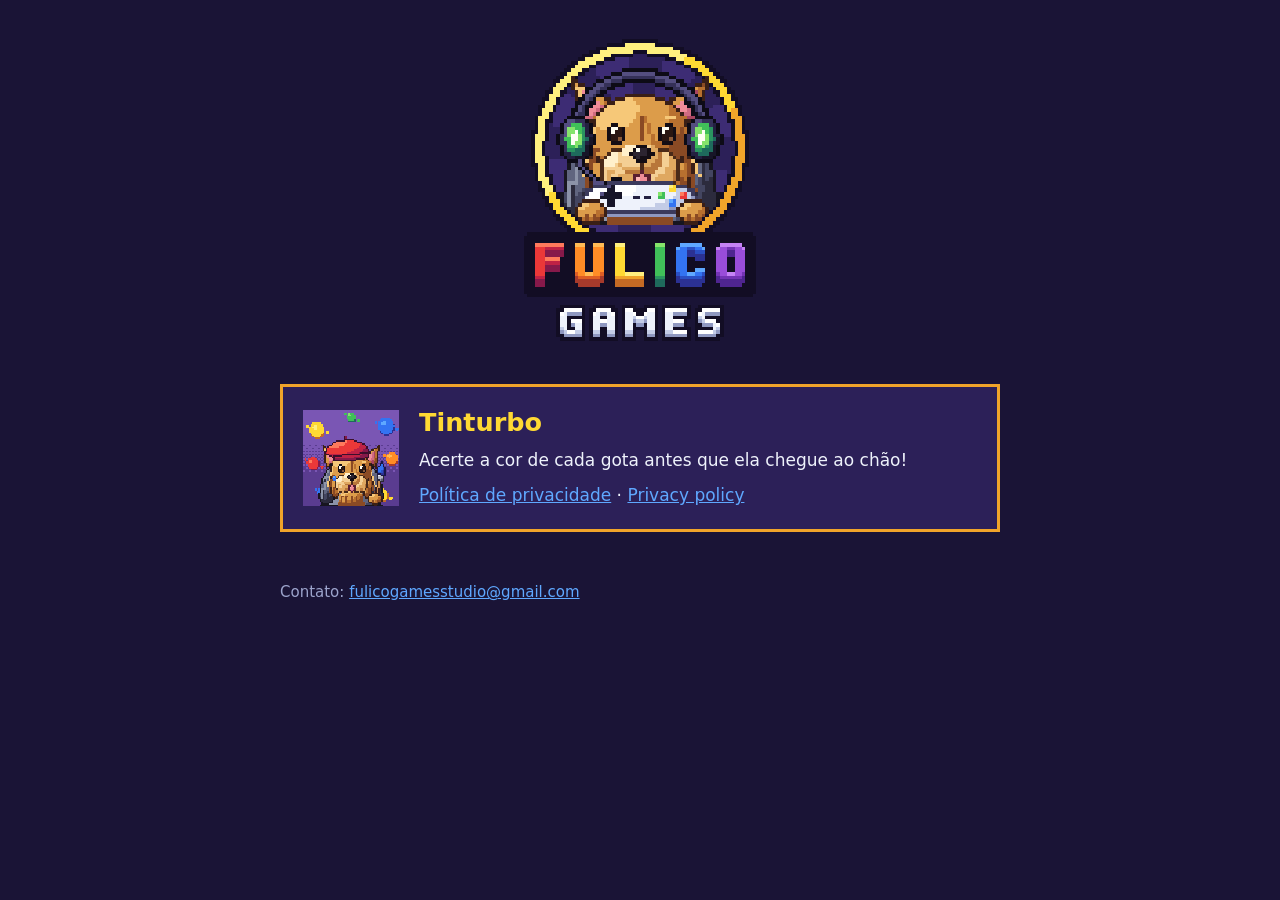
<file: index.html>
<!doctype html>
<html lang="pt-BR">
<head>
<meta charset="utf-8">
<meta name="viewport" content="width=device-width, initial-scale=1">
<title>Fulico Games</title>
<link rel="icon" href="icon.png">
<link rel="stylesheet" href="style.css">
</head>
<body>
<main>
<header>
<img class="logo" src="logo.png" alt="Logo da Fulico Games: o cachorro Fred com fones e um controle">
</header>
<section class="game">
<img src="icon.png" alt="Ícone do Tinturbo">
<div>
<h2 style="margin:0">Tinturbo</h2>
<p style="margin:8px 0">Acerte a cor de cada gota antes que ela chegue ao chão!</p>
<a href="tinturbo/politica-de-privacidade.html">Política de privacidade</a> ·
<a href="tinturbo/privacy-policy.html">Privacy policy</a>
</div>
</section>
<footer>Contato: <a href="mailto:fulicogamesstudio@gmail.com">fulicogamesstudio@gmail.com</a></footer>
</main>
</body>
</html>
</file>
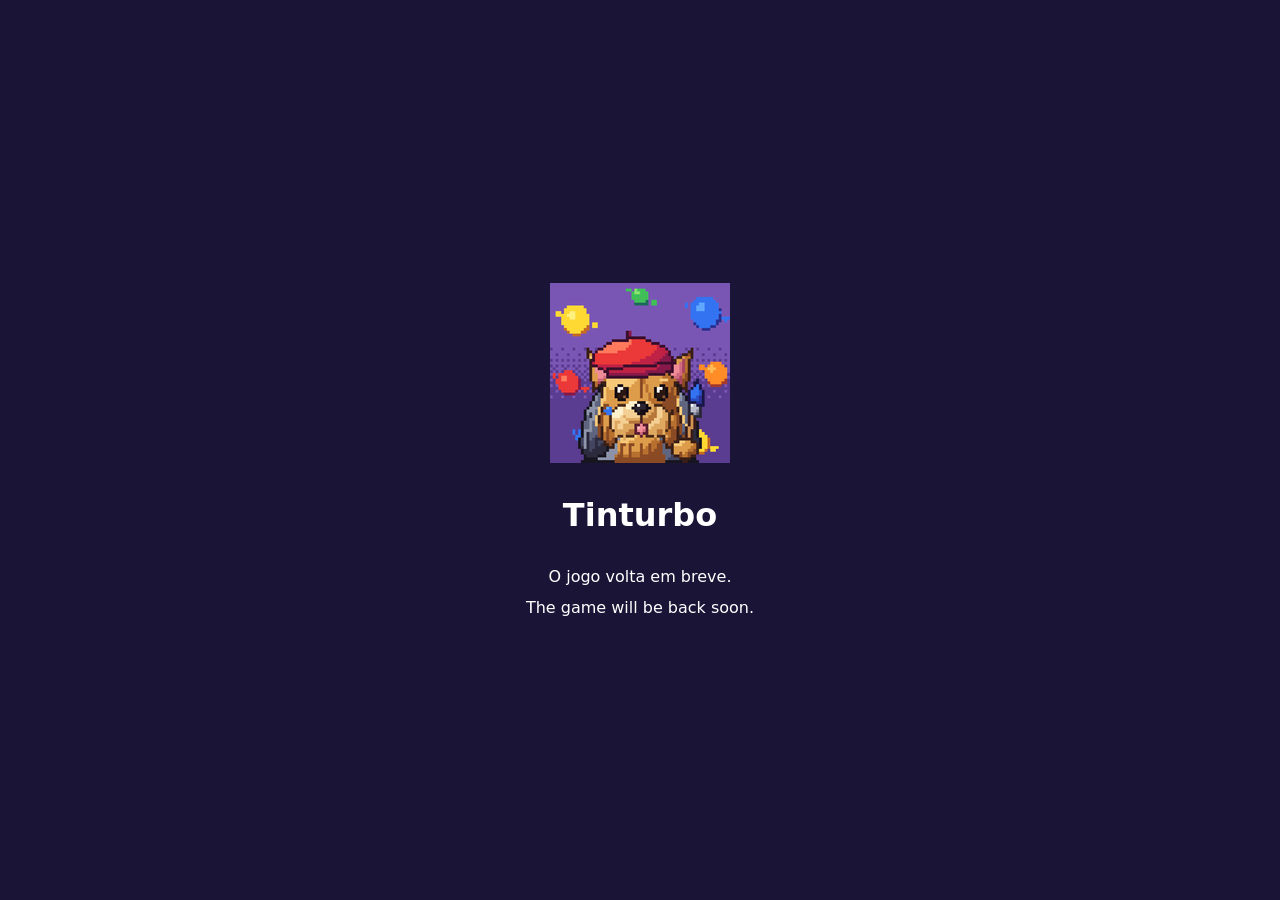
<file: tinturbo/play/index.html>
<!doctype html>
<html lang="pt-BR">
	<head>
		<meta charset="utf-8">
		<meta name="viewport" content="width=device-width, initial-scale=1">
		<meta name="robots" content="noindex">
		<title>Tinturbo</title>
		<link rel="apple-touch-icon" sizes="180x180" href="icon-180.png">
		<link rel="icon" type="image/png" href="icon-180.png">
		<style>
body { margin: 0; min-height: 100vh; display: flex; flex-direction: column; align-items: center; justify-content: center; gap: 12px;
	background: #1a1436; color: #fff; font-family: system-ui, sans-serif; text-align: center; }
p { margin: 0; padding: 0 24px; }
		</style>
	</head>
	<body>
		<img src="icon-180.png" width="180" height="180" alt="">
		<h1>Tinturbo</h1>
		<p>O jogo volta em breve.</p>
		<p lang="en">The game will be back soon.</p>
	</body>
</html>
</file>
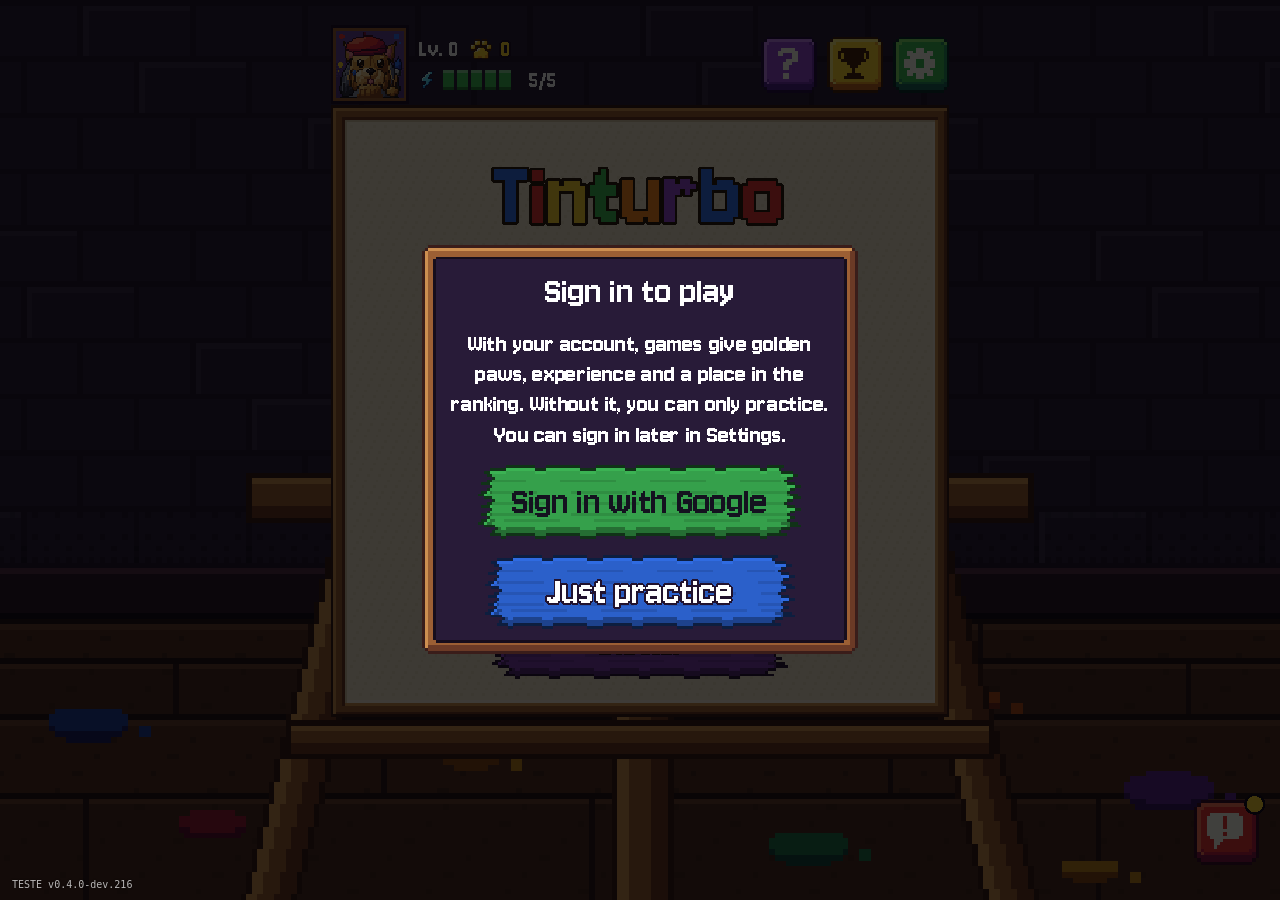
<file: tinturbo/test/index.html>
<!DOCTYPE html>
<html lang="en">
	<head>
		<meta charset="utf-8">
		<meta name="viewport" content="width=device-width, user-scalable=no, initial-scale=1.0">
		<title>Tinturbo Teste</title>
		<link rel="apple-touch-icon" sizes="180x180" href="/tinturbo/test/icon-180.png">
		<style>
html, body, #canvas {
	margin: 0;
	padding: 0;
	border: 0;
}

body {
	color: white;
	background-color: black;
	overflow: hidden;
	touch-action: none;
}

#canvas {
	display: block;
}

#canvas:focus {
	outline: none;
}

#status, #status-splash, #status-progress {
	position: absolute;
	left: 0;
	right: 0;
}

#status, #status-splash {
	top: 0;
	bottom: 0;
}

#status {
	background-color: #1a1436;
	display: flex;
	flex-direction: column;
	justify-content: center;
	align-items: center;
	visibility: hidden;
}

#status-splash {
	max-height: 100%;
	max-width: 100%;
	margin: auto;
}

#status-splash.show-image--false {
	display: none;
}

#status-splash.fullsize--true {
	height: 100%;
	width: 100%;
	object-fit: contain;
}

#status-splash.use-filter--false {
	image-rendering: pixelated;
}

#status-progress, #status-notice {
	display: none;
}

#status-progress {
	bottom: 10%;
	width: 50%;
	margin: 0 auto;
}

#status-notice {
	background-color: #5b3943;
	border-radius: 0.5rem;
	border: 1px solid #9b3943;
	color: #e0e0e0;
	font-family: 'Noto Sans', 'Droid Sans', Arial, sans-serif;
	line-height: 1.3;
	margin: 0 2rem;
	overflow: hidden;
	padding: 1rem;
	text-align: center;
	z-index: 1;
}
		</style>
		<link id="-gd-engine-icon" rel="icon" type="image/png" href="index.icon.png" />
<link rel="manifest" href="index.manifest.json">

	<meta name="apple-mobile-web-app-capable" content="yes">
<meta name="mobile-web-app-capable" content="yes">
<meta name="apple-mobile-web-app-title" content="Tinturbo Teste">
<meta name="apple-mobile-web-app-status-bar-style" content="black">
<meta name="theme-color" content="#1a1436">
<script>
// Trecho do Tinturbo posto na página pelo tools/web/prepare_page.py: som, instalação e diagnóstico (?diag no endereço
// ou, na versão de teste, um toque no selo TESTE).
(function () {
	'use strict';
	const isDiag = new URL(location.href).searchParams.has('diag');
	const isTest = 'test' === 'test';
	const contexts = [];
	const report = { starts: 0, resumes: 0, revives: 0, returns: 0, error: '', peak: 0 };

	// --- Teste e produção separados ---

	if (isTest) {
		// Mesmo endereço, dados salvos próprios: o Godot sempre usa o banco "/userfs".
		const open = IDBFactory.prototype.open;
		IDBFactory.prototype.open = function (name, ...rest) {
			return open.call(this, name === '/userfs' ? '/userfs-test' : name, ...rest);
		};
		window.addEventListener('DOMContentLoaded', function () {
			const badge = document.createElement('div');
			badge.textContent = 'TESTE v0.4.0-dev.216';
			badge.style.cssText = 'position:fixed;left:6px;bottom:4px;z-index:8;color:#fff;opacity:.7;padding:6px;font:10px monospace;text-shadow:0 0 2px #000';
			badge.addEventListener('click', toggleDiagnostics);
			document.body.append(badge);
		});
	}

	// --- Som ---

	// No iPhone, sem isto o modo silencioso cala o jogo (só existe a partir do iOS 16.4).
	function askForPlayback() {
		try {
			if (navigator.audioSession) {
				navigator.audioSession.type = 'playback';
			}
		} catch (e) {
			report.error = 'audioSession: ' + e;
		}
	}
	askForPlayback();

	const NativeContext = window.AudioContext || window.webkitAudioContext;
	if (NativeContext) {
		class TrackedContext extends NativeContext {
			constructor(...args) {
				super(...args);
				contexts.push(this);
			}
		}
		window.AudioContext = TrackedContext;
	}

	// O iPhone deixa o som parado ("suspended" ou "interrupted") até um toque. Depois de trocar de app, pode
	// também dizer que está tocando ("running") com o relógio do som parado: por isso ele é medido.
	const CHECK_MS = 400;
	const RETRY_MS = 900;
	const clocks = new Map();
	let lastTry = 0;
	let silence = null;

	function isHealthy(context) {
		const clock = clocks.get(context);
		return context.state === 'running' && (!clock || !clock.isFrozen);
	}

	function resume(context) {
		report.resumes++;
		context.resume().catch(function (e) { report.error = 'resume: ' + e; });
	}

	// Um som mudo num elemento comum faz o iPhone reabrir a saída de áudio.
	function playSilence() {
		if (!silence) {
			const size = 800;
			const view = new DataView(new ArrayBuffer(44 + size));
			const text = function (at, value) {
				for (let i = 0; i < value.length; i++) {
					view.setUint8(at + i, value.charCodeAt(i));
				}
			};
			text(0, 'RIFF');
			view.setUint32(4, 36 + size, true);
			text(8, 'WAVEfmt ');
			view.setUint32(16, 16, true);
			view.setUint16(20, 1, true);
			view.setUint16(22, 1, true);
			view.setUint32(24, 8000, true);
			view.setUint32(28, 8000, true);
			view.setUint16(32, 1, true);
			view.setUint16(34, 8, true);
			text(36, 'data');
			view.setUint32(40, size, true);
			for (let i = 0; i < size; i++) {
				view.setUint8(44 + i, 128);
			}
			silence = new Audio(URL.createObjectURL(new Blob([view], { type: 'audio/wav' })));
		}
		silence.play().catch(function () {});
	}

	// Em todo toque: religa o que estiver parado. O travado é desligado e ligado de novo.
	function unlock() {
		const now = performance.now();
		const broken = contexts.filter(function (context) { return context.state !== 'closed' && !isHealthy(context); });
		if (broken.length === 0 || now - lastTry < RETRY_MS) {
			return;
		}
		lastTry = now;
		askForPlayback();
		for (const context of broken) {
			if (context.state === 'running') {
				report.revives++;
				playSilence();
				context.suspend().catch(function () {});
			} else if (report.returns > 0) {
				playSilence();
			}
			resume(context);
		}
	}
	for (const name of ['touchend', 'pointerup', 'click', 'keydown']) {
		window.addEventListener(name, unlock, { capture: true, passive: true });
	}

	// Sair desligando evita que o iPhone corte o som no meio e o deixe travado.
	function onLeave() {
		for (const context of contexts) {
			if (context.state === 'running') {
				context.suspend().catch(function () {});
			}
		}
	}
	function onReturn() {
		report.returns++;
		lastTry = 0;
		clocks.clear();
		unlock();
	}
	document.addEventListener('visibilitychange', function () {
		if (document.hidden) {
			onLeave();
		} else {
			onReturn();
		}
	});
	window.addEventListener('pageshow', function (event) {
		if (event.persisted) {
			onReturn();
		}
	});
	setInterval(function () {
		if (document.hidden) {
			return;
		}
		for (const context of contexts) {
			const clock = clocks.get(context);
			const isRunning = context.state === 'running';
			// Duas medidas seguidas sem andar: uma só pode ser um engasgo.
			const stalls = isRunning && clock && context.currentTime <= clock.time ? clock.stalls + 1 : 0;
			clocks.set(context, { time: context.currentTime, stalls: stalls, isFrozen: stalls >= 2 });
		}
	}, CHECK_MS);

	// O Godot recomeça a música só depois do fim dela (15 a 30 ms de silêncio). Aqui ela repete sem emenda:
	// só as músicas passam de 10 segundos.
	if (window.AudioBufferSourceNode) {
		const start = AudioBufferSourceNode.prototype.start;
		AudioBufferSourceNode.prototype.start = function (...args) {
			report.starts++;
			if (this.buffer && this.buffer.duration > 10) {
				this.loop = true;
			}
			return start.apply(this, args);
		};
	}

	// --- Atualização ---

	// Pedida pelo jogo quando o servidor já tem regras novas. Com versão nova no site, troca para ela; sem
	// achar, descarta a cópia guardada (só a deste jogo) e baixa tudo de novo. Sem internet, não mexe em nada.
	window.tinturboUpdate = async function () {
		const wait = function (ms) { return new Promise(function (done) { setTimeout(done, ms); }); };
		const registration = 'serviceWorker' in navigator ? await navigator.serviceWorker.getRegistration() : null;
		try {
			const page = await fetch('index.html?update=' + Date.now(), { cache: 'no-store' });
			if (!page.ok) {
				return;
			}
		} catch (e) {
			return;
		}
		if (registration) {
			await registration.update().catch(function () {});
			for (let i = 0; i < 25 && (registration.installing || registration.waiting); i++) {
				if (registration.waiting) {
					navigator.serviceWorker.addEventListener('controllerchange', function () { location.reload(); });
					registration.waiting.postMessage('claim');
					return;
				}
				await wait(200);
			}
			for (const name of await caches.keys()) {
				if (name.startsWith('TinturboTest-sw-cache-')) {
					await caches.delete(name);
				}
			}
			await registration.unregister();
		}
		location.reload();
	};

	// --- Instalação ---

	let installPrompt = null;
	window.addEventListener('beforeinstallprompt', function (event) {
		event.preventDefault();
		installPrompt = event;
	});
	function isInstalled() {
		return navigator.standalone === true || ['standalone', 'fullscreen', 'minimal-ui'].some(function (mode) {
			return matchMedia('(display-mode: ' + mode + ')').matches;
		});
	}
	function isIos() {
		// O iPad se apresenta como Mac.
		return /iPhone|iPad|iPod/.test(navigator.userAgent) || (/Mac/.test(navigator.userAgent) && navigator.maxTouchPoints > 1);
	}
	window.tinturboInstall = {
		// installed, prompt (o navegador instala sozinho), safari, ios (outro navegador do iPhone) ou other.
		kind: function () {
			if (isInstalled()) {
				return 'installed';
			}
			if (installPrompt) {
				return 'prompt';
			}
			if (isIos()) {
				// Outros navegadores e páginas abertas por dentro de apps (Instagram, Facebook...), que não instalam.
				const isOther = /CriOS|FxiOS|EdgiOS|OPiOS|OPT\/|GSA\/|DuckDuckGo|Instagram|FBAN|FBAV|Line\/|TikTok|musical_ly/.test(navigator.userAgent);
				return isOther || !/Safari\//.test(navigator.userAgent) ? 'ios' : 'safari';
			}
			return 'other';
		},
		run: function () {
			if (installPrompt) {
				installPrompt.prompt();
				installPrompt = null;
			}
		},
	};

	// --- Notificações (NOTIFICATIONS_INVITES.md 1.5; o jogo chama por scripts/web_push.gd) ---

	let pushResult = '';
	function pushKey(text) {
		const padded = (text + '='.repeat((4 - text.length % 4) % 4)).replace(/-/g, '+').replace(/_/g, '/');
		return Uint8Array.from(atob(padded), function (c) { return c.charCodeAt(0); });
	}
	window.tinturboPush = {
		// unsupported, install (iPhone sem instalar: a Apple só libera notificações para o app instalado), default, granted ou denied.
		state: function () {
			if (!('serviceWorker' in navigator) || !('PushManager' in window) || !('Notification' in window)) {
				return isIos() && !isInstalled() ? 'install' : 'unsupported';
			}
			return Notification.permission;
		},
		// O jogo pergunta até sair algo diferente de "busy": a inscrição em JSON ou "error:motivo".
		result: function () {
			return pushResult;
		},
		// ask: pode abrir o pedido do navegador (o jogo só manda true logo depois de um toque).
		subscribe: function (publicKey, ask) {
			pushResult = 'busy';
			(async function () {
				let answer = Notification.permission;
				if (answer === 'default' && ask) {
					answer = await Notification.requestPermission();
				}
				if (answer !== 'granted') {
					pushResult = 'error:' + answer;
					return;
				}
				const registration = await navigator.serviceWorker.ready;
				let subscription = await registration.pushManager.getSubscription();
				if (!subscription) {
					subscription = await registration.pushManager.subscribe({ userVisibleOnly: true, applicationServerKey: pushKey(publicKey) });
				}
				const data = subscription.toJSON();
				pushResult = JSON.stringify({ endpoint: data.endpoint, keys: data.keys, zone: Intl.DateTimeFormat().resolvedOptions().timeZone || '' });
			}()).catch(function (e) { pushResult = 'error:' + e; });
		},
		unsubscribe: function () {
			pushResult = 'busy';
			(async function () {
				const registration = await navigator.serviceWorker.ready;
				const subscription = await registration.pushManager.getSubscription();
				const endpoint = subscription ? subscription.endpoint : '';
				if (subscription) {
					await subscription.unsubscribe();
				}
				pushResult = JSON.stringify({ endpoint: endpoint });
			}()).catch(function (e) { pushResult = 'error:' + e; });
		},
	};

	// --- Diagnóstico ---

	let diagBox = null;
	let analyser = null;
	if (isDiag || isTest) {
		const connect = AudioNode.prototype.connect;
		AudioNode.prototype.connect = function (target, ...rest) {
			if (target instanceof AudioDestinationNode) {
				if (!analyser) {
					analyser = this.context.createAnalyser();
				}
				if (analyser.context === this.context) {
					connect.call(this, analyser);
				}
			}
			return connect.call(this, target, ...rest);
		};
		window.addEventListener('error', function (event) { report.error = event.message; });
	}
	if (isDiag) {
		window.addEventListener('DOMContentLoaded', toggleDiagnostics);
	}
	function beep() {
		const context = contexts[0];
		if (!context) {
			return;
		}
		context.resume();
		const tone = context.createOscillator();
		const volume = context.createGain();
		volume.gain.value = 0.4;
		tone.connect(volume);
		volume.connect(context.destination);
		tone.start();
		tone.stop(context.currentTime + 0.6);
	}
	function toggleDiagnostics() {
		if (diagBox) {
			clearInterval(diagBox.timer);
			diagBox.remove();
			diagBox = null;
			return;
		}
		const box = document.createElement('div');
		box.style.cssText = 'position:fixed;left:0;right:0;top:0;z-index:9;background:#000c;color:#fff;font:12px/1.35 monospace;padding:8px;white-space:pre-wrap;word-break:break-word';
		const text = document.createElement('div');
		const button = document.createElement('button');
		button.textContent = 'TOCAR BIP';
		button.style.cssText = 'font-size:18px;padding:8px 16px;margin-top:6px';
		button.addEventListener('click', beep);
		box.append(text, button);
		document.body.append(box);
		diagBox = box;
		box.timer = setInterval(function () {
			if (analyser) {
				const samples = new Float32Array(analyser.fftSize);
				analyser.getFloatTimeDomainData(samples);
				report.peak = Math.max(report.peak * 0.9, ...samples.map(Math.abs));
			}
			const audio = contexts.map(function (c) { return c.state + (isHealthy(c) ? '' : ' TRAVADO') + ' ' + c.sampleRate + ' t=' + c.currentTime.toFixed(1); }).join(' | ');
			text.textContent = 'Versão v0.4.0-dev.216 (test)\ndevelop dea8731 2026-11-28 12:31:53 UTC\n' + navigator.userAgent
				+ '\nAbertura: ' + window.tinturboInstall.kind() + '  Tela: ' + innerWidth + 'x' + innerHeight + ' @' + devicePixelRatio
				+ '\nÁudio: ' + (audio || 'nenhum')
				+ '\nSessão: ' + (navigator.audioSession ? navigator.audioSession.type + ' / ' + navigator.audioSession.state : 'não existe')
				+ '\nSons: ' + report.starts + '  Pedidos: ' + report.resumes + '  Voltas: ' + report.returns + '  Destravou: ' + report.revives + '  Volume na saída: ' + report.peak.toFixed(3)
				+ '\nErro: ' + (report.error || 'nenhum');
		}, 250);
	}
}());
</script>
</head>
	<body>
		<canvas id="canvas">
			Your browser does not support the canvas tag.
		</canvas>

		<noscript>
			Your browser does not support JavaScript.
		</noscript>

		<div id="status">
			<img id="status-splash" class="show-image--true fullsize--true use-filter--false" src="index.png" alt="">
			<progress id="status-progress"></progress>
			<div id="status-notice"></div>
		</div>

		<script src="index.js"></script>
		<script>
const GODOT_CONFIG = {"args":[],"canvasResizePolicy":2,"emscriptenPoolSize":8,"ensureCrossOriginIsolationHeaders":false,"executable":"index","experimentalVK":true,"fileSizes":{"index.pck":25947304,"index.wasm":39514754},"focusCanvas":true,"gdextensionLibs":[],"godotPoolSize":4,"serviceWorker":"index.service.worker.js"};
const GODOT_THREADS_ENABLED = false;
const engine = new Engine(GODOT_CONFIG);

(function () {
	const statusOverlay = document.getElementById('status');
	const statusProgress = document.getElementById('status-progress');
	const statusNotice = document.getElementById('status-notice');

	let initializing = true;
	let statusMode = '';

	function setStatusMode(mode) {
		if (statusMode === mode || !initializing) {
			return;
		}
		if (mode === 'hidden') {
			statusOverlay.remove();
			initializing = false;
			return;
		}
		statusOverlay.style.visibility = 'visible';
		statusProgress.style.display = mode === 'progress' ? 'block' : 'none';
		statusNotice.style.display = mode === 'notice' ? 'block' : 'none';
		statusMode = mode;
	}

	function setStatusNotice(text) {
		while (statusNotice.lastChild) {
			statusNotice.removeChild(statusNotice.lastChild);
		}
		const lines = text.split('\n');
		lines.forEach((line) => {
			statusNotice.appendChild(document.createTextNode(line));
			statusNotice.appendChild(document.createElement('br'));
		});
	}

	function displayFailureNotice(err) {
		console.error(err);
		if (err instanceof Error) {
			setStatusNotice(err.message);
		} else if (typeof err === 'string') {
			setStatusNotice(err);
		} else {
			setStatusNotice('An unknown error occurred.');
		}
		setStatusMode('notice');
		initializing = false;
	}

	const missing = Engine.getMissingFeatures({
		threads: GODOT_THREADS_ENABLED,
	});

	if (missing.length !== 0) {
		if (GODOT_CONFIG['serviceWorker'] && GODOT_CONFIG['ensureCrossOriginIsolationHeaders'] && 'serviceWorker' in navigator) {
			let serviceWorkerRegistrationPromise;
			try {
				serviceWorkerRegistrationPromise = navigator.serviceWorker.getRegistration();
			} catch (err) {
				serviceWorkerRegistrationPromise = Promise.reject(new Error('Service worker registration failed.'));
			}
			// There's a chance that installing the service worker would fix the issue
			Promise.race([
				serviceWorkerRegistrationPromise.then((registration) => {
					if (registration != null) {
						return Promise.reject(new Error('Service worker already exists.'));
					}
					return registration;
				}).then(() => engine.installServiceWorker()),
				// For some reason, `getRegistration()` can stall
				new Promise((resolve) => {
					setTimeout(() => resolve(), 2000);
				}),
			]).then(() => {
				// Reload if there was no error.
				window.location.reload();
			}).catch((err) => {
				console.error('Error while registering service worker:', err);
			});
		} else {
			// Display the message as usual
			const missingMsg = 'Error\nThe following features required to run Godot projects on the Web are missing:\n';
			displayFailureNotice(missingMsg + missing.join('\n'));
		}
	} else {
		setStatusMode('progress');
		engine.startGame({
			'onProgress': function (current, total) {
				if (current > 0 && total > 0) {
					statusProgress.value = current;
					statusProgress.max = total;
				} else {
					statusProgress.removeAttribute('value');
					statusProgress.removeAttribute('max');
				}
			},
		}).then(() => {
			setStatusMode('hidden');
		}, displayFailureNotice);
	}
}());
		</script>
	</body>
</html>
</file>
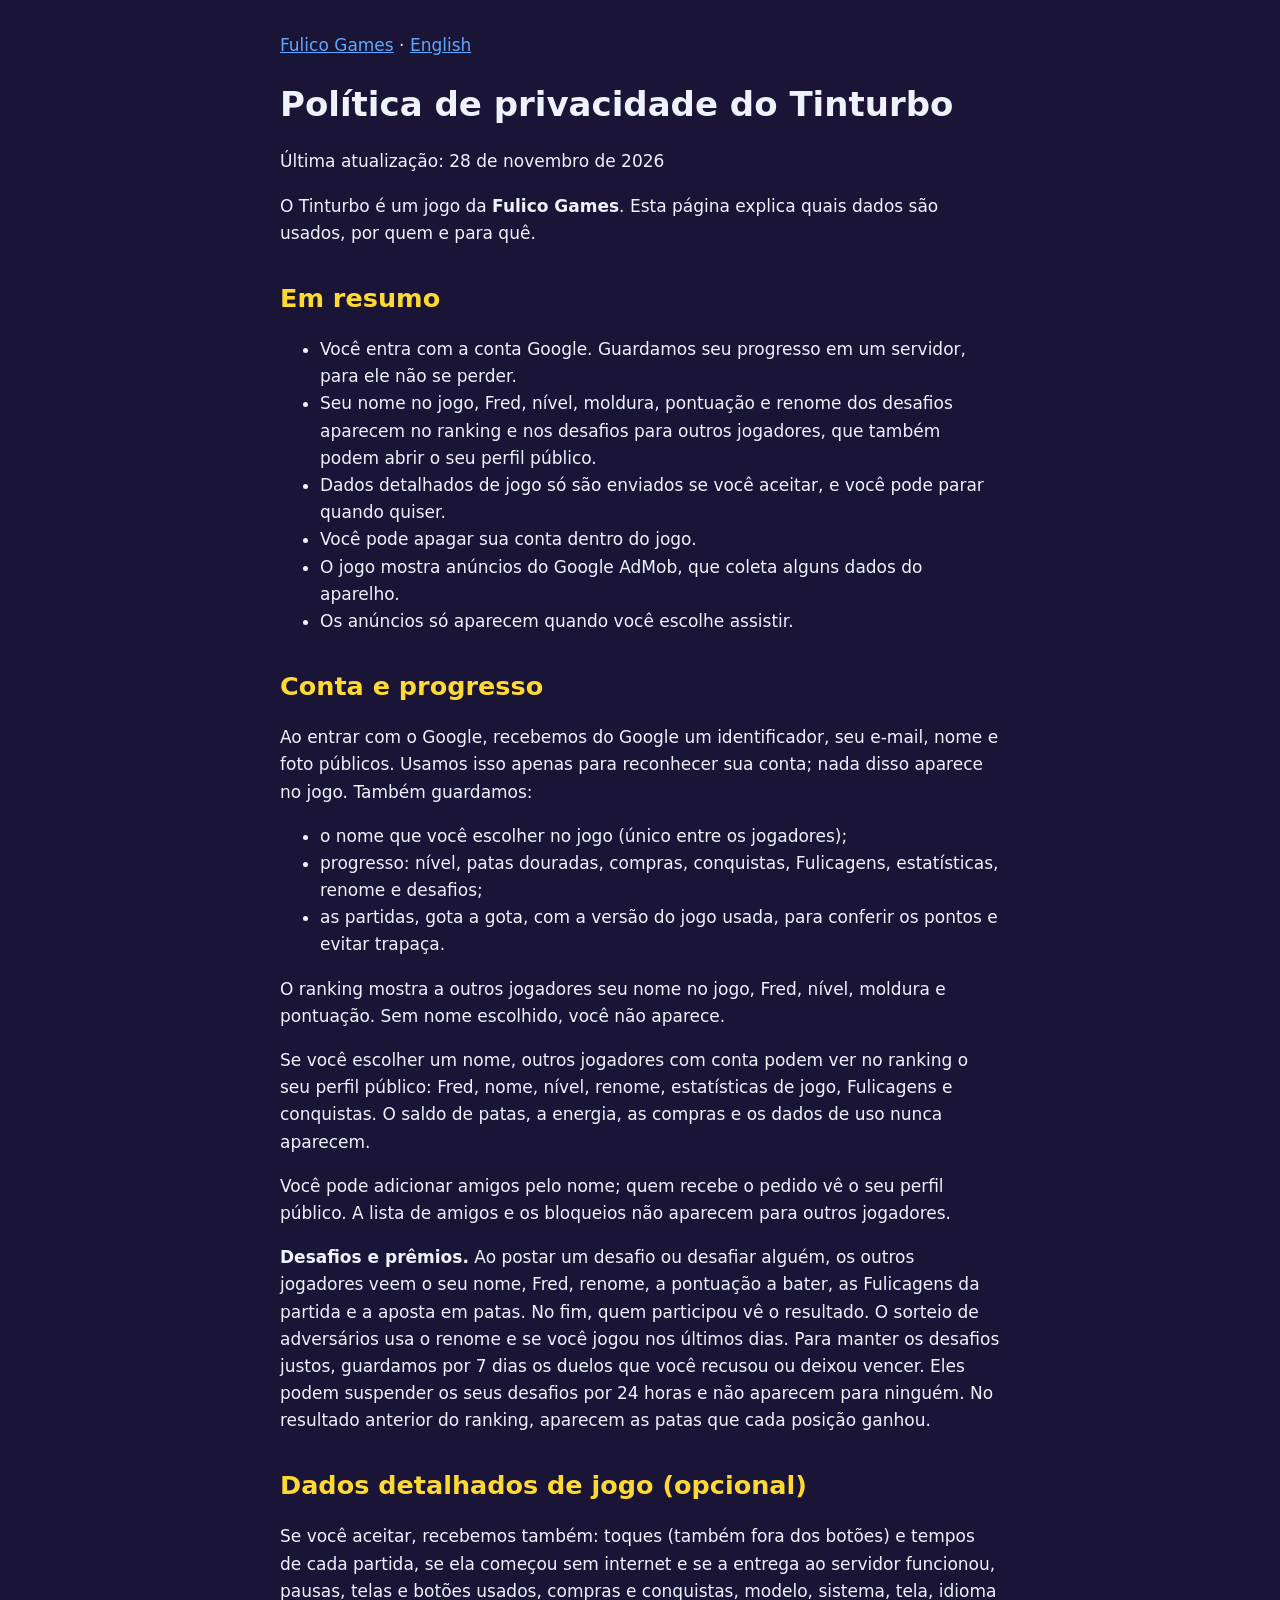
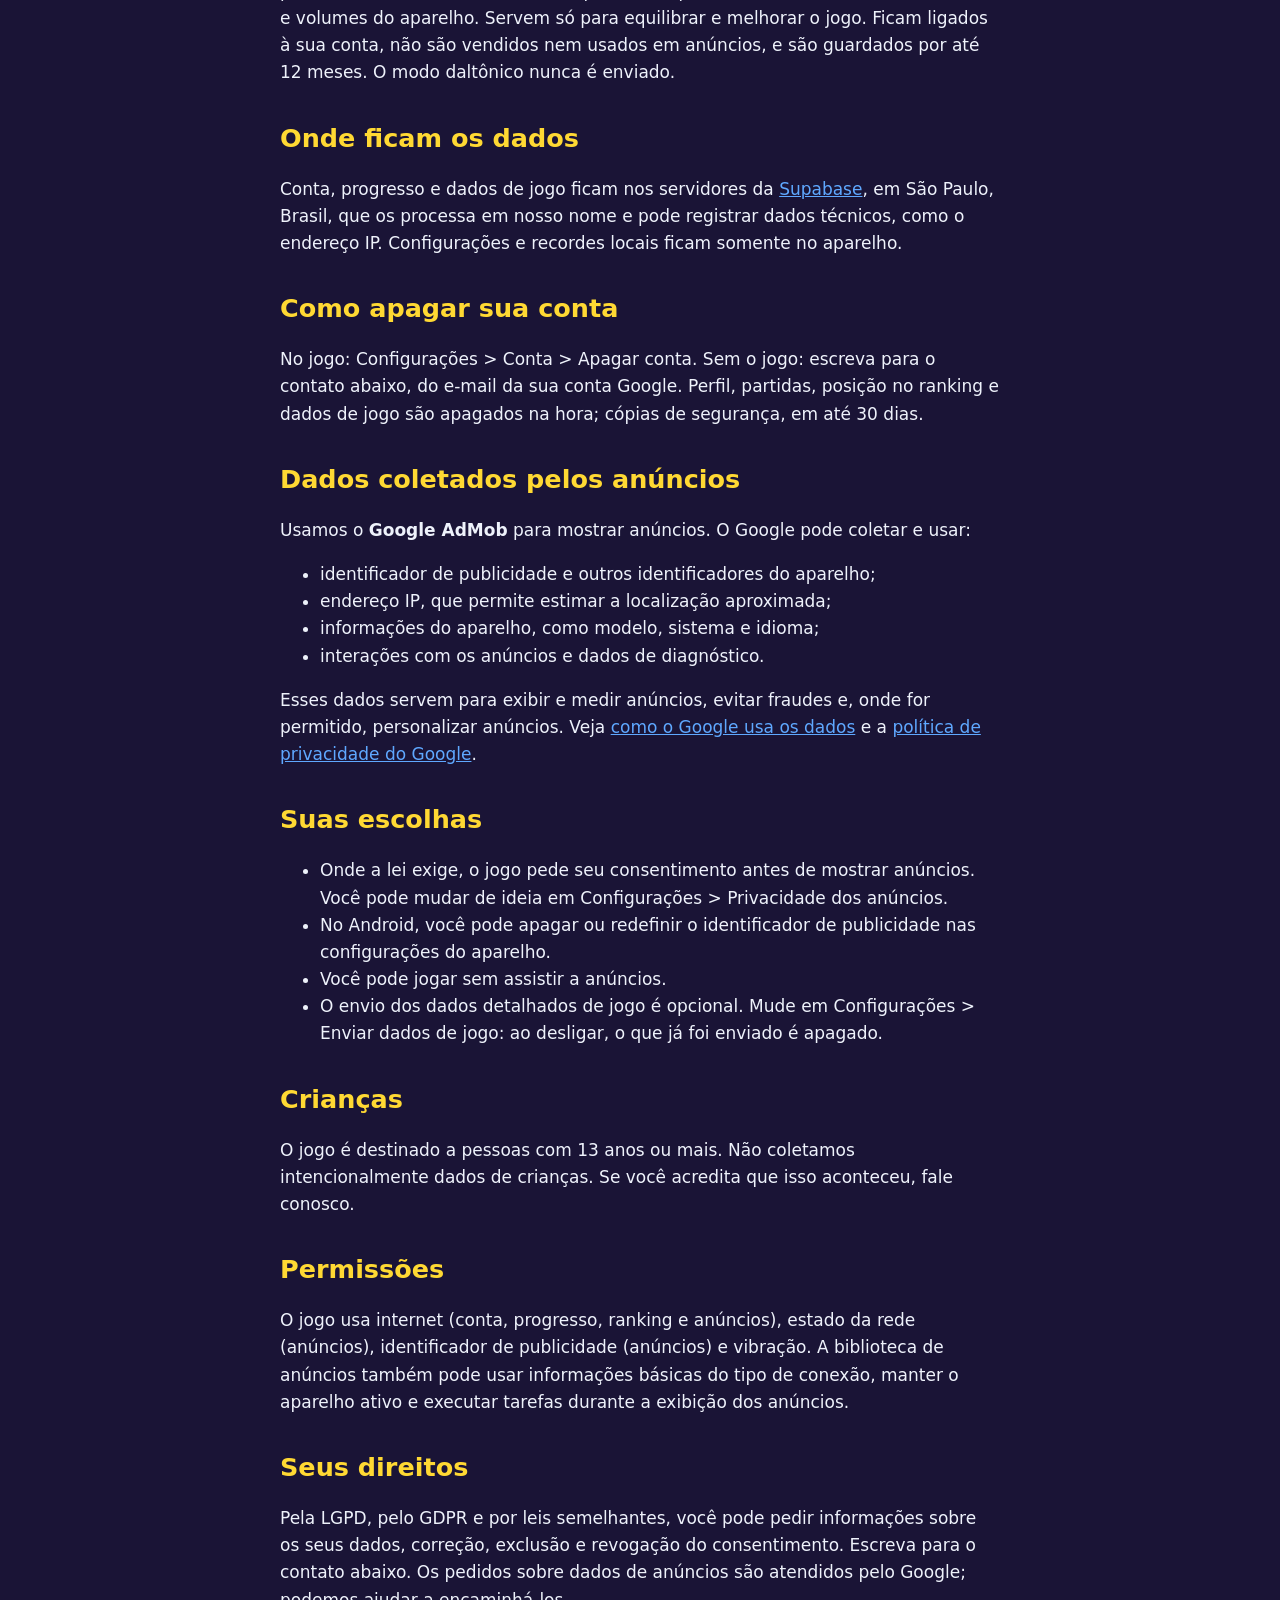
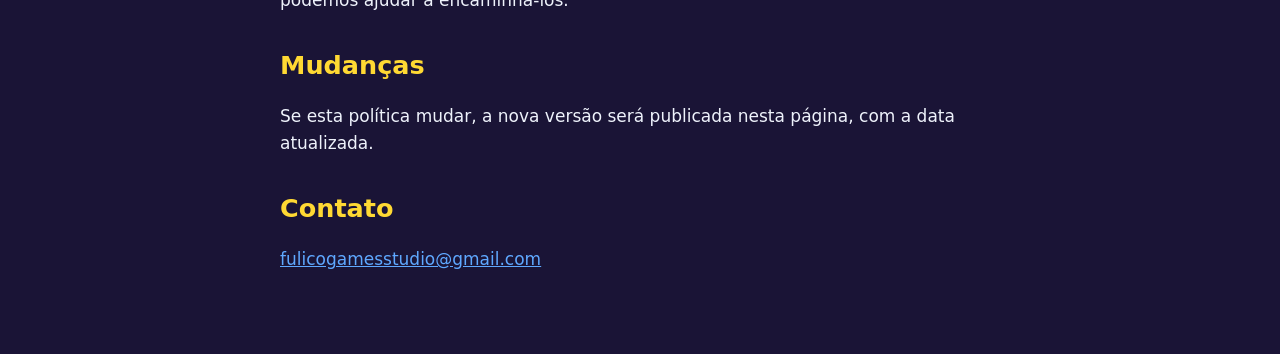
<file: tinturbo/politica-de-privacidade.html>
<!doctype html>
<html lang="pt-BR">
<head>
<meta charset="utf-8">
<meta name="viewport" content="width=device-width, initial-scale=1">
<title>Política de privacidade · Tinturbo</title>
<link rel="icon" href="../icon.png">
<link rel="stylesheet" href="../style.css">
</head>
<body>
<main>
<nav><a href="../">Fulico Games</a> · <a href="privacy-policy.html">English</a></nav>
<h1>Política de privacidade do Tinturbo</h1>
<p>Última atualização: 28 de novembro de 2026</p>
<p>O Tinturbo é um jogo da <strong>Fulico Games</strong>. Esta página explica quais dados são usados, por quem e para quê.</p>

<h2>Em resumo</h2>
<ul>
<li>Você entra com a conta Google. Guardamos seu progresso em um servidor, para ele não se perder.</li>
<li>Seu nome no jogo, Fred, nível, moldura, pontuação e renome dos desafios aparecem no ranking e nos desafios para outros jogadores, que também podem abrir o seu perfil público.</li>
<li>Dados detalhados de jogo só são enviados se você aceitar, e você pode parar quando quiser.</li>
<li>Você pode apagar sua conta dentro do jogo.</li>
<li>O jogo mostra anúncios do Google AdMob, que coleta alguns dados do aparelho.</li>
<li>Os anúncios só aparecem quando você escolhe assistir.</li>
</ul>

<h2>Conta e progresso</h2>
<p>Ao entrar com o Google, recebemos do Google um identificador, seu e-mail, nome e foto públicos. Usamos isso apenas para reconhecer sua conta; nada disso aparece no jogo. Também guardamos:</p>
<ul>
<li>o nome que você escolher no jogo (único entre os jogadores);</li>
<li>progresso: nível, patas douradas, compras, conquistas, Fulicagens, estatísticas, renome e desafios;</li>
<li>as partidas, gota a gota, com a versão do jogo usada, para conferir os pontos e evitar trapaça.</li>
</ul>
<p>O ranking mostra a outros jogadores seu nome no jogo, Fred, nível, moldura e pontuação. Sem nome escolhido, você não aparece.</p>
<p>Se você escolher um nome, outros jogadores com conta podem ver no ranking o seu perfil público: Fred, nome, nível, renome, estatísticas de jogo, Fulicagens e conquistas. O saldo de patas, a energia, as compras e os dados de uso nunca aparecem.</p>
<p>Você pode adicionar amigos pelo nome; quem recebe o pedido vê o seu perfil público. A lista de amigos e os bloqueios não aparecem para outros jogadores.</p>
<p><strong>Desafios e prêmios.</strong> Ao postar um desafio ou desafiar alguém, os outros jogadores veem o seu nome, Fred, renome, a pontuação a bater, as Fulicagens da partida e a aposta em patas. No fim, quem participou vê o resultado. O sorteio de adversários usa o renome e se você jogou nos últimos dias. Para manter os desafios justos, guardamos por 7 dias os duelos que você recusou ou deixou vencer. Eles podem suspender os seus desafios por 24 horas e não aparecem para ninguém. No resultado anterior do ranking, aparecem as patas que cada posição ganhou.</p>

<h2>Dados detalhados de jogo (opcional)</h2>
<p>Se você aceitar, recebemos também: toques (também fora dos botões) e tempos de cada partida, se ela começou sem internet e se a entrega ao servidor funcionou, pausas, telas e botões usados, compras e conquistas, modelo, sistema, tela, idioma e volumes do aparelho. Servem só para equilibrar e melhorar o jogo. Ficam ligados à sua conta, não são vendidos nem usados em anúncios, e são guardados por até 12 meses. O modo daltônico nunca é enviado.</p>

<h2>Onde ficam os dados</h2>
<p>Conta, progresso e dados de jogo ficam nos servidores da <a href="https://supabase.com/privacy">Supabase</a>, em São Paulo, Brasil, que os processa em nosso nome e pode registrar dados técnicos, como o endereço IP. Configurações e recordes locais ficam somente no aparelho.</p>

<h2 id="apagar-conta">Como apagar sua conta</h2>
<p>No jogo: Configurações &gt; Conta &gt; Apagar conta. Sem o jogo: escreva para o contato abaixo, do e-mail da sua conta Google. Perfil, partidas, posição no ranking e dados de jogo são apagados na hora; cópias de segurança, em até 30 dias.</p>

<h2>Dados coletados pelos anúncios</h2>
<p>Usamos o <strong>Google AdMob</strong> para mostrar anúncios. O Google pode coletar e usar:</p>
<ul>
<li>identificador de publicidade e outros identificadores do aparelho;</li>
<li>endereço IP, que permite estimar a localização aproximada;</li>
<li>informações do aparelho, como modelo, sistema e idioma;</li>
<li>interações com os anúncios e dados de diagnóstico.</li>
</ul>
<p>Esses dados servem para exibir e medir anúncios, evitar fraudes e, onde for permitido, personalizar anúncios. Veja <a href="https://policies.google.com/technologies/partner-sites">como o Google usa os dados</a> e a <a href="https://policies.google.com/privacy">política de privacidade do Google</a>.</p>

<h2>Suas escolhas</h2>
<ul>
<li>Onde a lei exige, o jogo pede seu consentimento antes de mostrar anúncios. Você pode mudar de ideia em Configurações &gt; Privacidade dos anúncios.</li>
<li>No Android, você pode apagar ou redefinir o identificador de publicidade nas configurações do aparelho.</li>
<li>Você pode jogar sem assistir a anúncios.</li>
<li>O envio dos dados detalhados de jogo é opcional. Mude em Configurações &gt; Enviar dados de jogo: ao desligar, o que já foi enviado é apagado.</li>
</ul>

<h2>Crianças</h2>
<p>O jogo é destinado a pessoas com 13 anos ou mais. Não coletamos intencionalmente dados de crianças. Se você acredita que isso aconteceu, fale conosco.</p>

<h2>Permissões</h2>
<p>O jogo usa internet (conta, progresso, ranking e anúncios), estado da rede (anúncios), identificador de publicidade (anúncios) e vibração. A biblioteca de anúncios também pode usar informações básicas do tipo de conexão, manter o aparelho ativo e executar tarefas durante a exibição dos anúncios.</p>

<h2>Seus direitos</h2>
<p>Pela LGPD, pelo GDPR e por leis semelhantes, você pode pedir informações sobre os seus dados, correção, exclusão e revogação do consentimento. Escreva para o contato abaixo. Os pedidos sobre dados de anúncios são atendidos pelo Google; podemos ajudar a encaminhá-los.</p>

<h2>Mudanças</h2>
<p>Se esta política mudar, a nova versão será publicada nesta página, com a data atualizada.</p>

<h2>Contato</h2>
<p><a href="mailto:fulicogamesstudio@gmail.com">fulicogamesstudio@gmail.com</a></p>
</main>
</body>
</html>
</file>
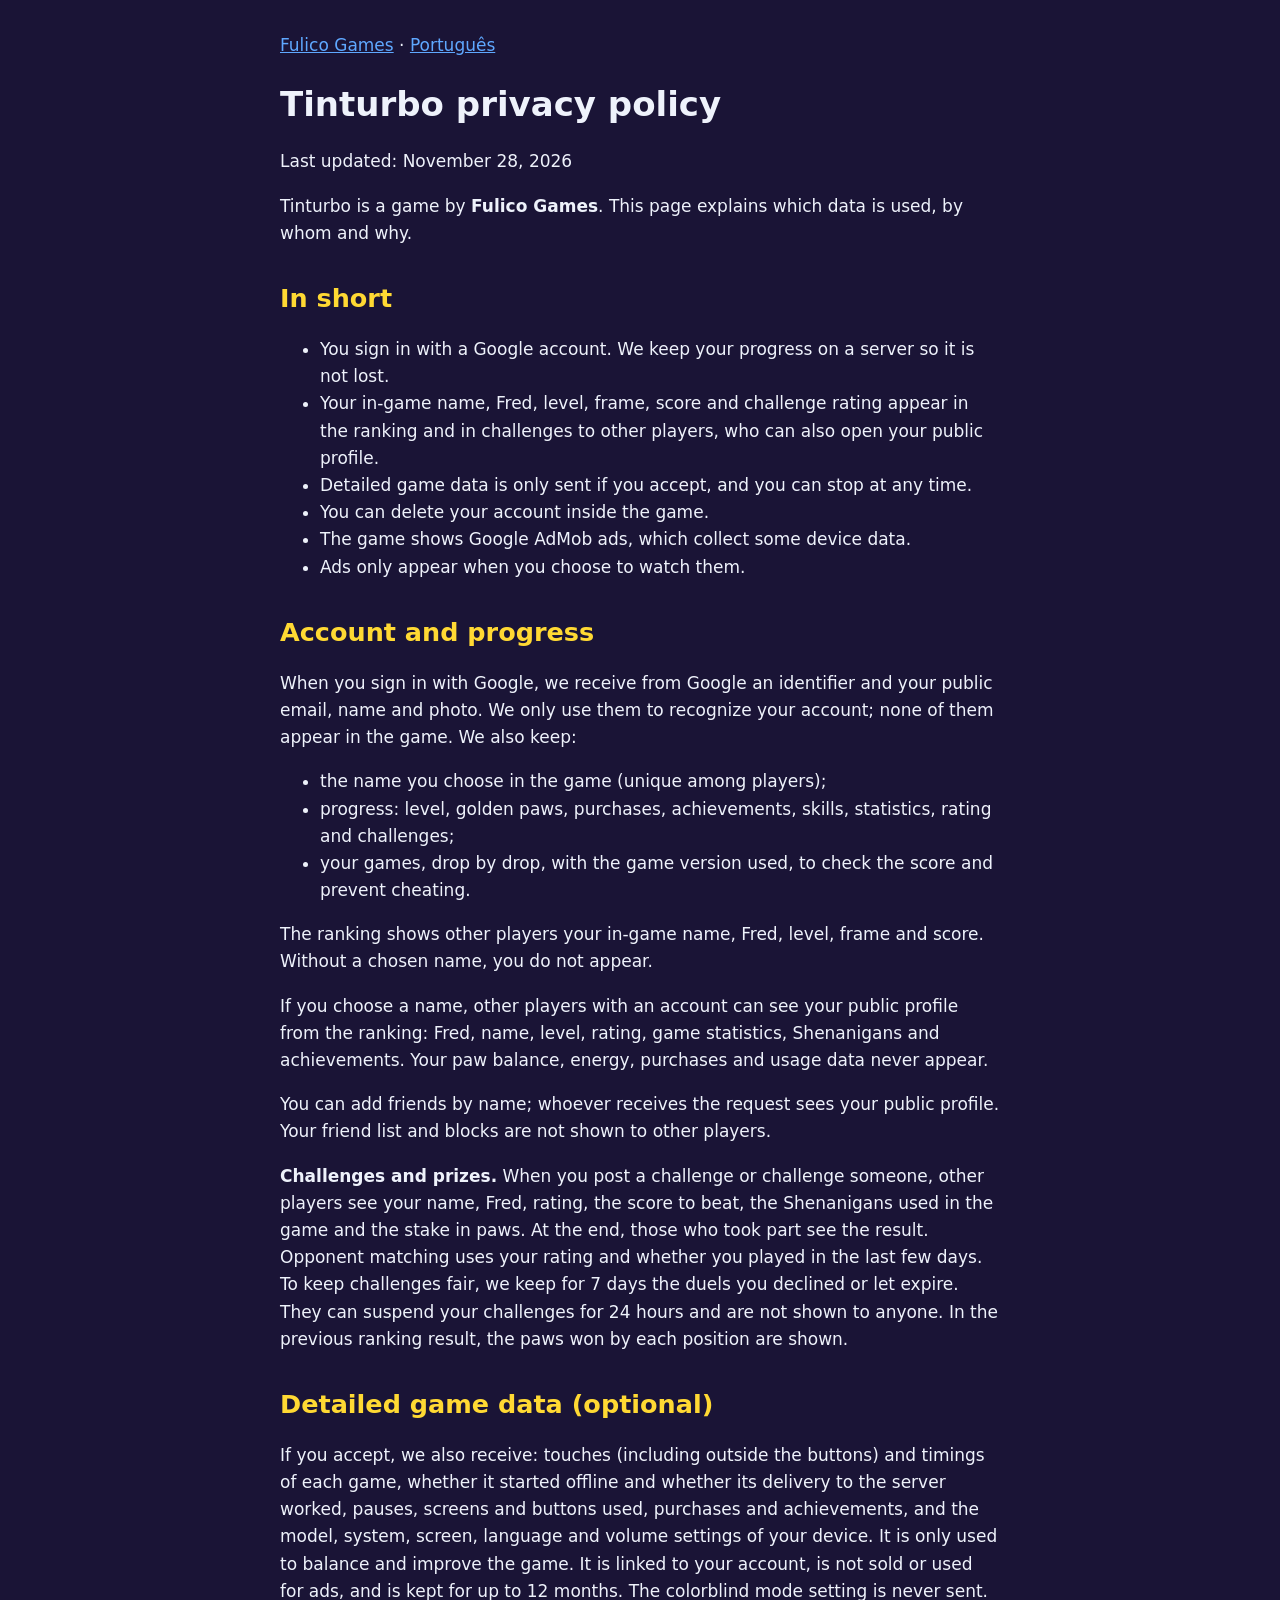
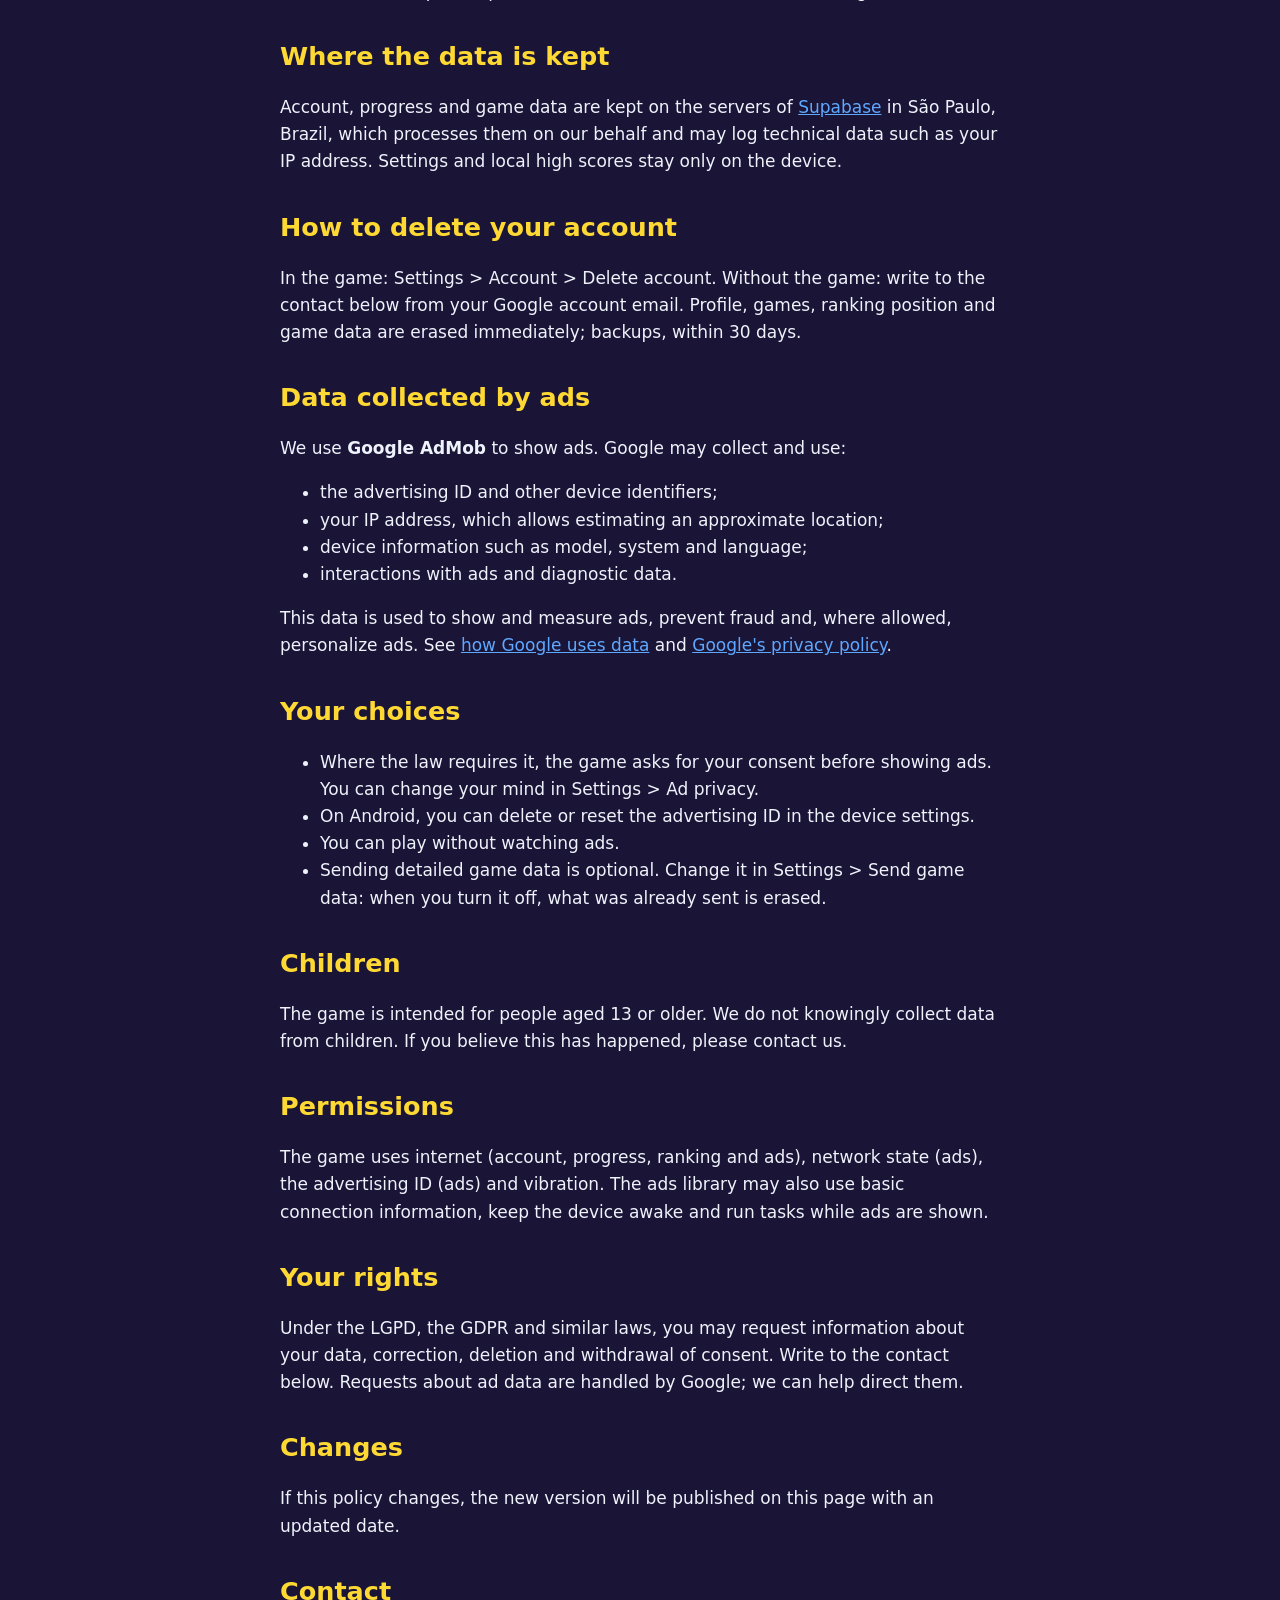
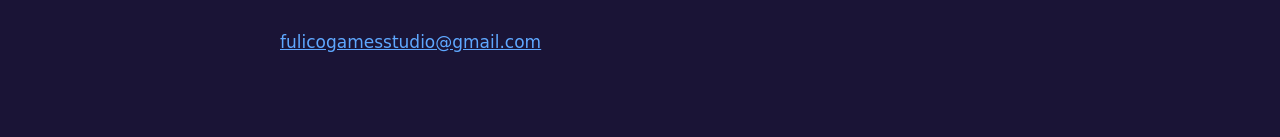
<file: tinturbo/privacy-policy.html>
<!doctype html>
<html lang="en">
<head>
<meta charset="utf-8">
<meta name="viewport" content="width=device-width, initial-scale=1">
<title>Privacy policy · Tinturbo</title>
<link rel="icon" href="../icon.png">
<link rel="stylesheet" href="../style.css">
</head>
<body>
<main>
<nav><a href="../">Fulico Games</a> · <a href="politica-de-privacidade.html">Português</a></nav>
<h1>Tinturbo privacy policy</h1>
<p>Last updated: November 28, 2026</p>
<p>Tinturbo is a game by <strong>Fulico Games</strong>. This page explains which data is used, by whom and why.</p>

<h2>In short</h2>
<ul>
<li>You sign in with a Google account. We keep your progress on a server so it is not lost.</li>
<li>Your in-game name, Fred, level, frame, score and challenge rating appear in the ranking and in challenges to other players, who can also open your public profile.</li>
<li>Detailed game data is only sent if you accept, and you can stop at any time.</li>
<li>You can delete your account inside the game.</li>
<li>The game shows Google AdMob ads, which collect some device data.</li>
<li>Ads only appear when you choose to watch them.</li>
</ul>

<h2>Account and progress</h2>
<p>When you sign in with Google, we receive from Google an identifier and your public email, name and photo. We only use them to recognize your account; none of them appear in the game. We also keep:</p>
<ul>
<li>the name you choose in the game (unique among players);</li>
<li>progress: level, golden paws, purchases, achievements, skills, statistics, rating and challenges;</li>
<li>your games, drop by drop, with the game version used, to check the score and prevent cheating.</li>
</ul>
<p>The ranking shows other players your in-game name, Fred, level, frame and score. Without a chosen name, you do not appear.</p>
<p>If you choose a name, other players with an account can see your public profile from the ranking: Fred, name, level, rating, game statistics, Shenanigans and achievements. Your paw balance, energy, purchases and usage data never appear.</p>
<p>You can add friends by name; whoever receives the request sees your public profile. Your friend list and blocks are not shown to other players.</p>
<p><strong>Challenges and prizes.</strong> When you post a challenge or challenge someone, other players see your name, Fred, rating, the score to beat, the Shenanigans used in the game and the stake in paws. At the end, those who took part see the result. Opponent matching uses your rating and whether you played in the last few days. To keep challenges fair, we keep for 7 days the duels you declined or let expire. They can suspend your challenges for 24 hours and are not shown to anyone. In the previous ranking result, the paws won by each position are shown.</p>

<h2>Detailed game data (optional)</h2>
<p>If you accept, we also receive: touches (including outside the buttons) and timings of each game, whether it started offline and whether its delivery to the server worked, pauses, screens and buttons used, purchases and achievements, and the model, system, screen, language and volume settings of your device. It is only used to balance and improve the game. It is linked to your account, is not sold or used for ads, and is kept for up to 12 months. The colorblind mode setting is never sent.</p>

<h2>Where the data is kept</h2>
<p>Account, progress and game data are kept on the servers of <a href="https://supabase.com/privacy">Supabase</a> in São Paulo, Brazil, which processes them on our behalf and may log technical data such as your IP address. Settings and local high scores stay only on the device.</p>

<h2 id="delete-account">How to delete your account</h2>
<p>In the game: Settings &gt; Account &gt; Delete account. Without the game: write to the contact below from your Google account email. Profile, games, ranking position and game data are erased immediately; backups, within 30 days.</p>

<h2>Data collected by ads</h2>
<p>We use <strong>Google AdMob</strong> to show ads. Google may collect and use:</p>
<ul>
<li>the advertising ID and other device identifiers;</li>
<li>your IP address, which allows estimating an approximate location;</li>
<li>device information such as model, system and language;</li>
<li>interactions with ads and diagnostic data.</li>
</ul>
<p>This data is used to show and measure ads, prevent fraud and, where allowed, personalize ads. See <a href="https://policies.google.com/technologies/partner-sites">how Google uses data</a> and <a href="https://policies.google.com/privacy">Google's privacy policy</a>.</p>

<h2>Your choices</h2>
<ul>
<li>Where the law requires it, the game asks for your consent before showing ads. You can change your mind in Settings &gt; Ad privacy.</li>
<li>On Android, you can delete or reset the advertising ID in the device settings.</li>
<li>You can play without watching ads.</li>
<li>Sending detailed game data is optional. Change it in Settings &gt; Send game data: when you turn it off, what was already sent is erased.</li>
</ul>

<h2>Children</h2>
<p>The game is intended for people aged 13 or older. We do not knowingly collect data from children. If you believe this has happened, please contact us.</p>

<h2>Permissions</h2>
<p>The game uses internet (account, progress, ranking and ads), network state (ads), the advertising ID (ads) and vibration. The ads library may also use basic connection information, keep the device awake and run tasks while ads are shown.</p>

<h2>Your rights</h2>
<p>Under the LGPD, the GDPR and similar laws, you may request information about your data, correction, deletion and withdrawal of consent. Write to the contact below. Requests about ad data are handled by Google; we can help direct them.</p>

<h2>Changes</h2>
<p>If this policy changes, the new version will be published on this page with an updated date.</p>

<h2>Contact</h2>
<p><a href="mailto:fulicogamesstudio@gmail.com">fulicogamesstudio@gmail.com</a></p>
</main>
</body>
</html>
</file>
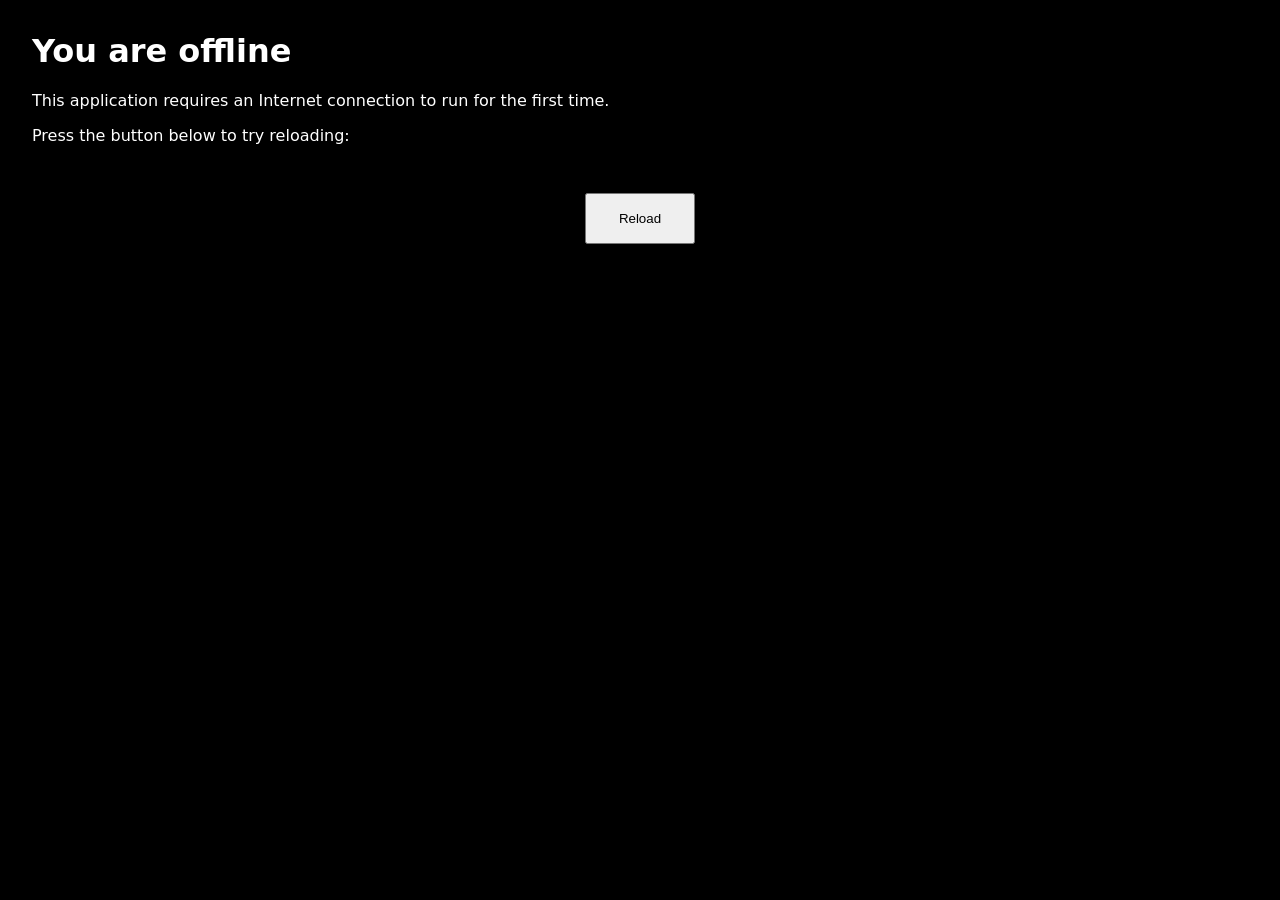
<file: tinturbo/test/index.offline.html>
<!DOCTYPE html>
<html lang="en">
	<head>
		<meta charset="utf-8">
		<meta http-equiv="X-UA-Compatible" content="IE=edge">
		<meta name="viewport" content="width=device-width, initial-scale=1">
		<title>You are offline</title>
		<style>
html {
	background-color: #000000;
	color: #ffffff;
}

body {
	font-family: system-ui, -apple-system, "Segoe UI", Roboto, "Helvetica Neue", Arial, "Noto Sans", sans-serif, "Apple Color Emoji", "Segoe UI Emoji", "Segoe UI Symbol", "Noto Color Emoji";
	margin: 2rem;
}

p {
	margin-block: 1rem;
}

button {
	display: block;
	padding: 1rem 2rem;
	margin: 3rem auto 0;
}
		</style>
	</head>
	<body>
		<h1>You are offline</h1>
		<p>This application requires an Internet connection to run for the first time.</p>
		<p>Press the button below to try reloading:</p>
		<button type="button">Reload</button>
		<script>
document.querySelector('button').addEventListener('click', () => {
	window.location.reload();
});
		</script>
	</body>
</html>
</file>
<file: style.css>
:root { color-scheme: dark; }
* { box-sizing: border-box; }
body { margin: 0; background: #1a1436; color: #eef2fb; font: 17px/1.6 system-ui, sans-serif; }
main { max-width: 760px; margin: 0 auto; padding: 32px 20px 64px; }
header { text-align: center; }
img { image-rendering: pixelated; }
.logo { width: min(320px, 80%); height: auto; }
.game { display: flex; gap: 20px; align-items: center; background: #2c2058; border: 3px solid #f0a42a; padding: 20px; margin-top: 24px; }
.game img { width: 96px; height: 96px; }
h1, h2 { line-height: 1.25; }
h2 { margin-top: 36px; color: #ffd933; }
a { color: #5fa8ff; }
nav { margin-bottom: 24px; }
footer { margin-top: 48px; color: #9ca4cc; font-size: 15px; }
</file>
